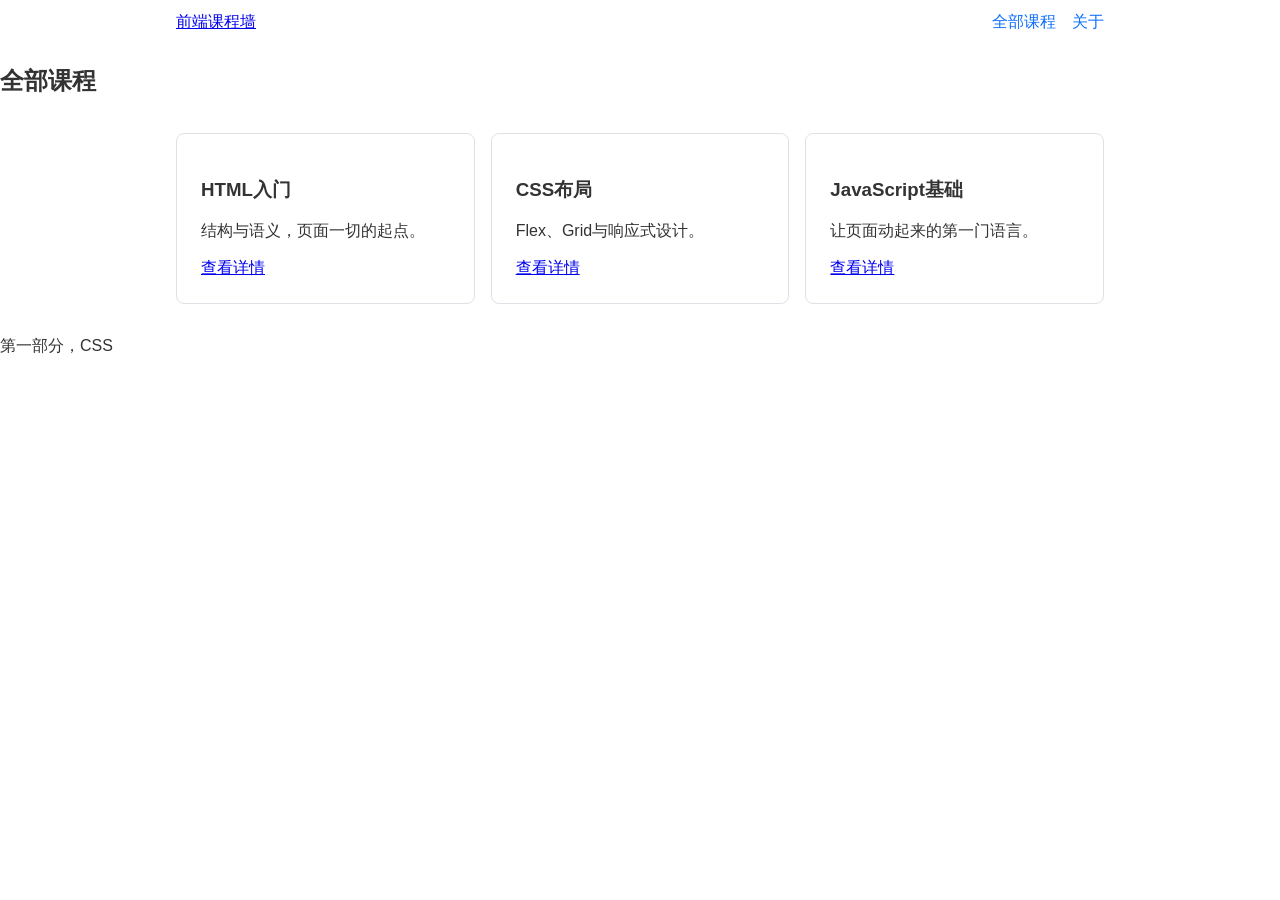
<file: courses-page/index.html>
<!DOCTYPE html>
<html lang="zh-CN">
<head>
  <meta charset="UTF-8">
  <meta name="viewport" content="width=device-width, initial-scale=1.0">
  <title>课程展示</title>
  <link rel="stylesheet" href="css/courses.css">
</head>
<body>
  <header class="site-header">
    <div class="nav-wrap">
      <a class="logo" href="#">前端课程墙</a>
      <nav class="main-nav">
        <a href="#courses">全部课程</a>
        <a href="#about">关于</a>
      </nav>
    </div>
  </header>
  <main>
    <section id="courses">
      <h2>全部课程</h2>
      <div class="card-grid">
        <article class="course-card">
          <h3>HTML入门</h3>
          <p>结构与语义，页面一切的起点。</p>
          <a href="#">查看详情</a>
        </article>
        <article class="course-card">
          <h3>CSS布局</h3>
          <p>Flex、Grid与响应式设计。</p>
          <a href="#">查看详情</a>
        </article>
        <article class="course-card">
          <h3>JavaScript基础</h3>
          <p>让页面动起来的第一门语言。</p>
          <a href="#">查看详情</a>
        </article>
      </div>
    </section>
  </main>
  <footer><p>第一部分，CSS</p></footer>
</body>
</html>
</file>
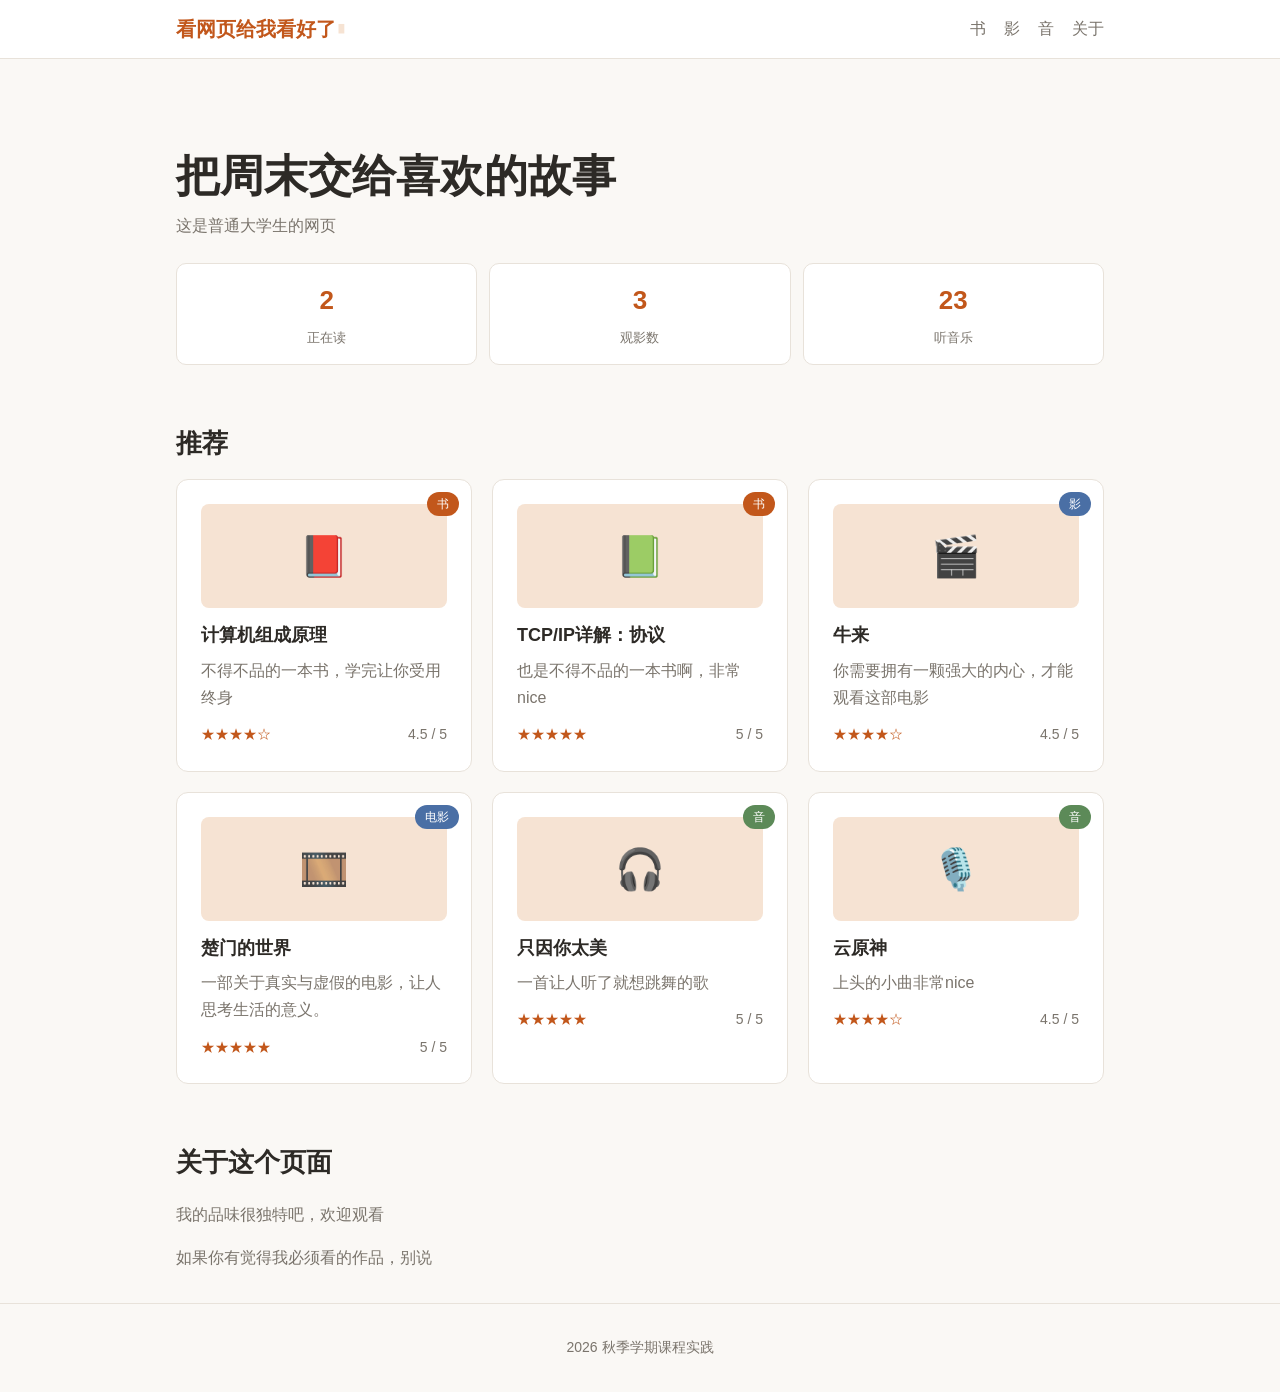
<file: topic-page/index.html>
<!DOCTYPE html>
<html lang="zh-CN">
<head>
  <meta charset="UTF-8">
  <meta name="viewport" content="width=device-width, initial-scale=1.0">
  <title>哦吼吼，这是我推荐的书</title>
  <link rel="stylesheet" href="css/style.css">
</head>
<body>
  <header class="site-header">
    <nav class="nav-wrap">
      <a class="logo" href="#top">看网页给我看好了<span class="logo-dot">▮</span></a>
      <div class="main-nav" id="mainNav">
        <a href="#books">书</a>
        <a href="#movies">影</a>
        <a href="#music">音</a>
        <a href="#about">关于</a>
      </div>
    </nav>
  </header>

  <main id="top">
    <section class="hero">
      <h1 class="hero-title">把周末交给喜欢的故事</h1>
      <p class="hero-sub">这是普通大学生的网页</p>
    </section>

    <section class="stats" aria-label="本月记录">
      <div class="stat">
        <strong>2</strong>
        <span>正在读</span>
      </div>
      <div class="stat">
        <strong>3</strong>
        <span>观影数</span>
      </div>
      <div class="stat">
        <strong>23</strong>
        <span>听音乐</span>
      </div>
    </section>

    <section id="wall" class="shelf">
      <h2 class="section-title">推荐</h2>
      <div class="card-grid">
        <article class="pick-card" id="books">
          <div class="pick-cover" aria-hidden="true">📕</div>
          <span class="pick-tag tag-book">书</span>
          <h3>计算机组成原理</h3>
          <p>不得不品的一本书，学完让你受用终身</p>
          <div class="pick-meta"><span class="stars">★★★★☆</span><span>4.5 / 5</span></div>
        </article>
        <article class="pick-card">
          <div class="pick-cover" aria-hidden="true">📗</div>
          <span class="pick-tag tag-book">书</span>
          <h3>TCP/IP详解：协议</h3>
          <p>也是不得不品的一本书啊，非常nice</p>
          <div class="pick-meta"><span class="stars">★★★★★</span><span>5 / 5</span></div>
        </article>
        <article class="pick-card" id="movies">
          <div class="pick-cover" aria-hidden="true">🎬</div>
          <span class="pick-tag tag-movie">影</span>
          <h3>牛来</h3>
          <p>你需要拥有一颗强大的内心，才能观看这部电影</p>
          <div class="pick-meta"><span class="stars">★★★★☆</span><span>4.5 / 5</span></div>
        </article>
        <article class="pick-card">
          <div class="pick-cover" aria-hidden="true">🎞️</div>
          <span class="pick-tag tag-movie">电影</span>
          <h3>楚门的世界</h3>
          <p>一部关于真实与虚假的电影，让人思考生活的意义。</p>
          <div class="pick-meta"><span class="stars">★★★★★</span><span>5 / 5</span></div>
        </article>
        <article class="pick-card" id="music">
          <div class="pick-cover" aria-hidden="true">🎧</div>
          <span class="pick-tag tag-music">音</span>
          <h3>只因你太美</h3>
          <p>一首让人听了就想跳舞的歌</p>
          <div class="pick-meta"><span class="stars">★★★★★</span><span>5 / 5</span></div>
        </article>
        <article class="pick-card">
          <div class="pick-cover" aria-hidden="true">🎙️</div>
          <span class="pick-tag tag-music">音</span>
          <h3>云原神</h3>
          <p>上头的小曲非常nice</p>
          <div class="pick-meta"><span class="stars">★★★★☆</span><span>4.5 / 5</span></div>
        </article>
      </div>
    </section>

    <section id="about" class="about">
      <h2 class="section-title">关于这个页面</h2>
      <p>我的品味很独特吧，欢迎观看</p>
      <p>如果你有觉得我必须看的作品，别说</p>
    </section>
  </main>

  <footer class="site-footer">
    <p>2026 秋季学期课程实践</p>
  </footer>
</body>
</html>
</file>
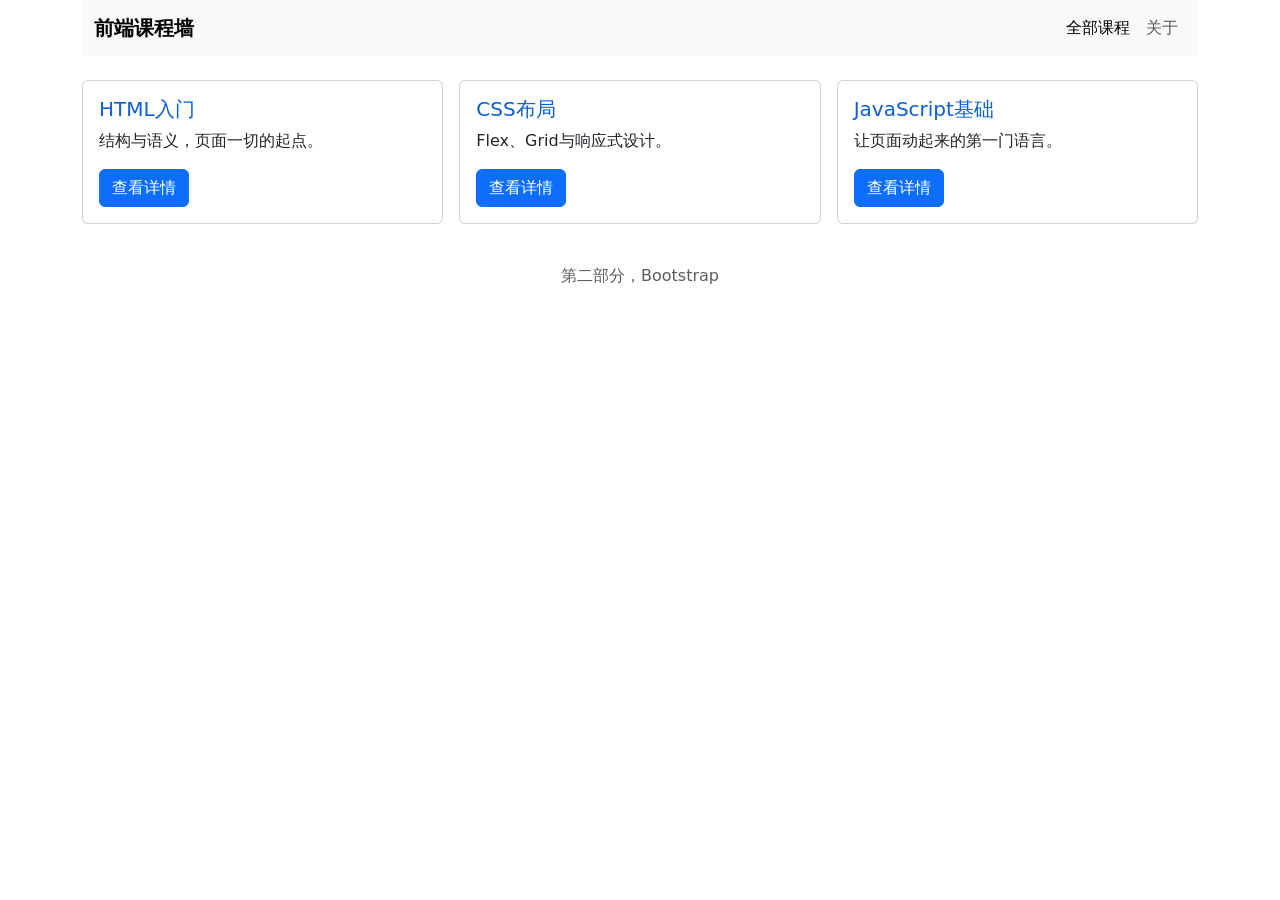
<file: courses-page/bootstrap.html>
<!DOCTYPE html>
<html lang="zh-CN">
<head>
  <meta charset="UTF-8">
  <meta name="viewport" content="width=device-width, initial-scale=1.0">
  <title>课程展示 · Bootstrap版</title>
  <link href="https://cdn.jsdelivr.net/npm/bootstrap@5.3.3/dist/css/bootstrap.min.css" rel="stylesheet">
  <link rel="stylesheet" href="css/bootstrap-override.css">
</head>
<body>
  <div class="container">
    <nav class="navbar navbar-expand-md bg-body-tertiary mb-4">
      <div class="container">
        <a class="navbar-brand" href="#">前端课程墙</a>
        <div class="navbar-nav">
          <a class="nav-link active" href="#">全部课程</a>
          <a class="nav-link" href="#">关于</a>
        </div>
      </div>
    </nav>

    <div class="row g-3">
      <div class="col-md-6 col-lg-4">
        <div class="card">
          <div class="card-body">
            <h5 class="card-title">HTML入门</h5>
            <p class="card-text">结构与语义，页面一切的起点。</p>
            <a href="#" class="btn btn-primary">查看详情</a>
          </div>
        </div>
      </div>
      <div class="col-md-6 col-lg-4">
        <div class="card">
          <div class="card-body">
            <h5 class="card-title">CSS布局</h5>
            <p class="card-text">Flex、Grid与响应式设计。</p>
            <a href="#" class="btn btn-primary">查看详情</a>
          </div>
        </div>
      </div>
      <div class="col-md-6 col-lg-4">
        <div class="card">
          <div class="card-body">
            <h5 class="card-title">JavaScript基础</h5>
            <p class="card-text">让页面动起来的第一门语言。</p>
            <a href="#" class="btn btn-primary">查看详情</a>
          </div>
        </div>
      </div>
    </div>
  </div>

  <footer class="text-center mt-4 py-3 text-body-secondary">
    <p class="mb-0">第二部分，Bootstrap</p>
  </footer>

  <script src="https://cdn.jsdelivr.net/npm/bootstrap@5.3.3/dist/js/bootstrap.bundle.min.js"></script>
</body>
</html>
</file>
<file: courses-page/css/courses.css>
* { box-sizing: border-box; }

body {
  font-family: "Microsoft YaHei", sans-serif;
  margin: 0;
  color: #333;
}

.nav-wrap {
  max-width: 960px;
  margin: 0 auto;
  padding: 12px 16px;
  display: flex;
  justify-content: space-between;
  align-items: center;
  flex-wrap: wrap;
  gap: 8px;
}

.main-nav {
  display: flex;
  gap: 16px;
}

.main-nav a { text-decoration: none; color: #0d6efd; }

.card-grid {
  max-width: 960px;
  margin: 0 auto;
  padding: 16px;
  display: grid;
  grid-template-columns: repeat(auto-fit, minmax(260px, 1fr));
  gap: 16px;
}

.course-card {
  border: 1px solid #dee2e6;
  border-radius: 8px;
  padding: 16px;
}

@media (min-width: 992px) {
  .course-card { padding: 24px; }
}
</file>
<file: topic-page/css/style.css>
/* ========= 拾光书影音 · 移动优先 =========
   第一阶段：手机单列基础样式
   断点规划：768px（平板）/ 992px（桌面），后续按布局变坏处调整 */

:root {
  --bg: #faf8f5;
  --surface: #ffffff;
  --text: #2d2a26;
  --text-soft: #7a746c;
  --brand: #c2571b;
  --brand-soft: #f6e3d3;
  --line: #e8e2da;
}

* { box-sizing: border-box; }

body {
  margin: 0;
  font-family: "PingFang SC", "Microsoft YaHei", sans-serif;
  background: var(--bg);
  color: var(--text);
  line-height: 1.7;
}

img { max-width: 100%; height: auto; }

/* ---------- 顶部导航（Flex） ---------- */
.site-header {
  position: sticky;
  top: 0;
  background: var(--surface);
  border-bottom: 1px solid var(--line);
  z-index: 10;
}

.nav-wrap {
  max-width: 960px;
  margin: 0 auto;
  padding: 12px 16px;
  display: flex;
  justify-content: space-between;
  align-items: center;
  flex-wrap: wrap;
  gap: 8px;
}

.logo {
  font-weight: 700;
  color: var(--brand);
  text-decoration: none;
  font-size: 20px;
}

.logo-dot { color: var(--brand-soft); }

.main-nav {
  display: flex;
  gap: 18px;
}

.main-nav a {
  color: var(--text-soft);
  text-decoration: none;
}

.main-nav a:hover { color: var(--brand); }

/* ---------- Hero ---------- */
.hero {
  max-width: 960px;
  margin: 0 auto;
  padding: 40px 16px 24px;
}

.hero-title {
  margin: 0 0 8px;
  /* 研究任务1：流式排版。计算式 clamp(28px, 3.5vw + 14px, 44px)
     375px: 3.5%*375+14 = 27.1px < 28px → 取下限 28px
     768px: 3.5%*768+14 = 40.9px → 落在斜坡内线性增长
     1200px: 3.5%*1200+14 = 56px > 44px → 取上限 44px 封顶 */
  font-size: clamp(28px, 3.5vw + 14px, 44px);
  line-height: 1.3;
}

.hero-sub {
  margin: 0;
  color: var(--text-soft);
}

/* ---------- 数据条 ---------- */
.stats {
  max-width: 960px;
  margin: 0 auto;
  padding: 0 16px 8px;
  display: flex;
  gap: 12px;
}

.stat {
  flex: 1;
  background: var(--surface);
  border: 1px solid var(--line);
  border-radius: 10px;
  padding: 14px 8px;
  text-align: center;
}

.stat strong {
  display: block;
  font-size: 26px;
  color: var(--brand);
}

.stat span {
  color: var(--text-soft);
  font-size: 13px;
}

/* ---------- 区块与卡片（基础：单列堆叠） ---------- */
.shelf {
  max-width: 960px;
  margin: 0 auto;
  padding: 24px 16px 8px;
}

.section-title {
  margin: 0 0 14px;
  /* 研究任务1：第二处替换固定px字号。clamp(20px, 1.5vw + 12px, 26px)
     375px: 17.6px < 20px → 20px；768px: 23.5px；1200px: 30px > 26px → 26px */
  font-size: clamp(20px, 1.5vw + 12px, 26px);
}

.card-grid {
  display: grid;
  grid-template-columns: repeat(auto-fit, minmax(280px, 1fr));
  gap: 16px;
}

.pick-card {
  position: relative;
  background: var(--surface);
  border: 1px solid var(--line);
  border-radius: 12px;
  padding: 18px;
}

.pick-cover {
  font-size: 40px;
  background: var(--brand-soft);
  border-radius: 8px;
  text-align: center;
  padding: 18px 0;
  margin-bottom: 12px;
}

.pick-card h3 {
  margin: 0 0 6px;
  font-size: 18px;
}

.pick-card p {
  margin: 0 0 12px;
  color: var(--text-soft);
}

.pick-tag {
  position: absolute;
  top: 12px;
  right: 12px;
  font-size: 12px;
  padding: 2px 10px;
  border-radius: 999px;
  background: var(--brand);
  color: #fff;
}

.tag-movie { background: #4a6fa5; }
.tag-music { background: #5c8a58; }

.pick-meta {
  display: flex;
  justify-content: space-between;
  align-items: center;
  color: var(--text-soft);
  font-size: 14px;
}

.stars { color: var(--brand); }

/* ---------- 关于 ---------- */
.about {
  max-width: 960px;
  margin: 0 auto;
  padding: 24px 16px 40px;
}

.about p { color: var(--text-soft); }

/* ---------- 页脚 ---------- */
.site-footer {
  border-top: 1px solid var(--line);
  padding: 18px 16px;
  text-align: center;
  color: var(--text-soft);
  font-size: 14px;
}

/* ========= 第二阶段：媒体查询逐档增强 =========
   断点定在布局开始变坏处：768px 起单列卡片开始显空、
   标题比例失衡；992px 起内容需要更大留白与卡片内距 */

@media (min-width: 768px) {
  .hero { padding-top: 64px; }
  .shelf, .about { padding-top: 32px; }
  .stats { padding-bottom: 16px; }
}

@media (min-width: 992px) {
  .hero { padding-top: 88px; }
  .card-grid { gap: 20px; }
  .pick-card { padding: 24px; }
  .shelf, .about { padding-top: 40px; padding-bottom: 16px; }
}

/* ========= 研究任务2：深色模式 =========
   prefers-color-scheme 跟随操作系统外观设置切换；
   颜色全部走 CSS 变量，这里只需换一组变量值 */
@media (prefers-color-scheme: dark) {
  :root {
    --bg: #17161a;
    --surface: #232228;
    --text: #ece9e4;
    --text-soft: #a39d94;
    --brand: #e58a4e;
    --brand-soft: #3a2c22;
    --line: #38353c;
  }
}

/* ========= 研究任务3：打印样式 =========
   目标：打印预览时隐藏导航/页脚、正文单栏、省墨 */

@media print {
  /* 导航和页脚在纸上没有意义，整块隐藏 */
  .site-header, .site-footer { display: none; }

  /* 屏幕用的米色底和留白改为白底黑字，省墨且清晰 */
  body { background: #fff; color: #000; }

  /* Grid 多列改回块级单栏，卡片按文档流纵向排列 */
  .card-grid { display: block; }

  /* 一张卡片不跨页断开，保留细边框区分卡片 */
  .pick-card {
    break-inside: avoid;
    border: 1px solid #bbb;
    margin-bottom: 12px;
  }

  /* 取消屏幕版的大留白，仅保留纸面左右安全边距 */
  .hero, .shelf, .about { max-width: none; padding: 8px 16px; }

  /* 链接打印出来没有可点击性，颜色回归正文并去下划线 */
  .main-nav a, .logo { color: #000; text-decoration: none; }

  /* 评分星与类型标签的颜色在黑白打印下保持可读 */
  .stars, .stat strong { color: #000; }
}
</file>
